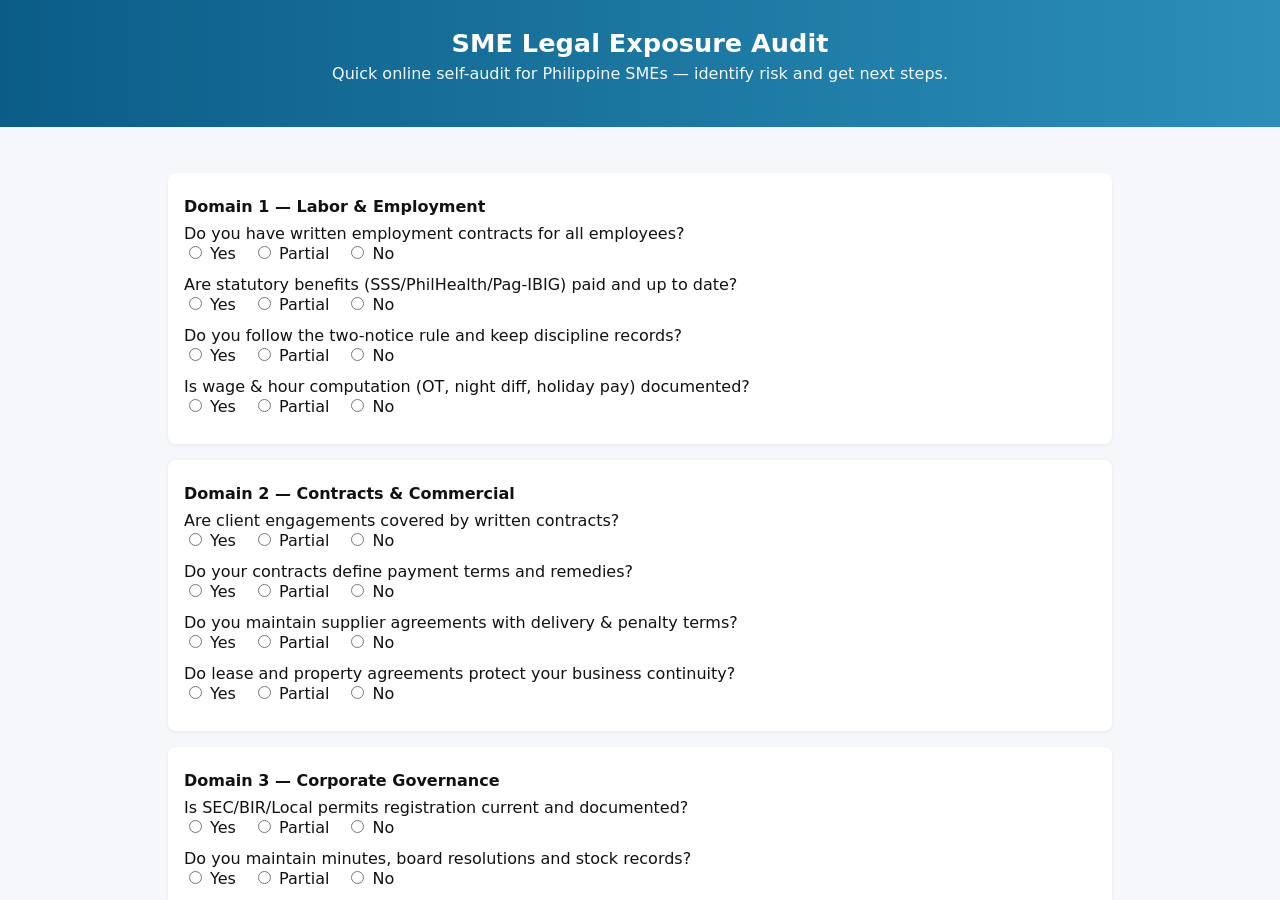
<file: index.html>
<!doctype html>
<html lang="en">
  <head>
    <meta charset="utf-8" />
    <meta name="viewport" content="width=device-width,initial-scale=1" />
    <title>SME Legal Exposure Audit — Home</title>
    <meta http-equiv="refresh" content="0;url=./sme-legal-audit-site/index.html" />
    <style>
      body{font-family:Arial,Helvetica,sans-serif;text-align:center;padding:60px}
      a{color:#0b5d88}
    </style>
  </head>
  <body>
    <h1>SME Legal Exposure Audit</h1>
    <p>If you are not redirected automatically, <a href="./sme-legal-audit-site/index.html">click here to open the audit</a>.</p>
  </body>
</html>
</file>
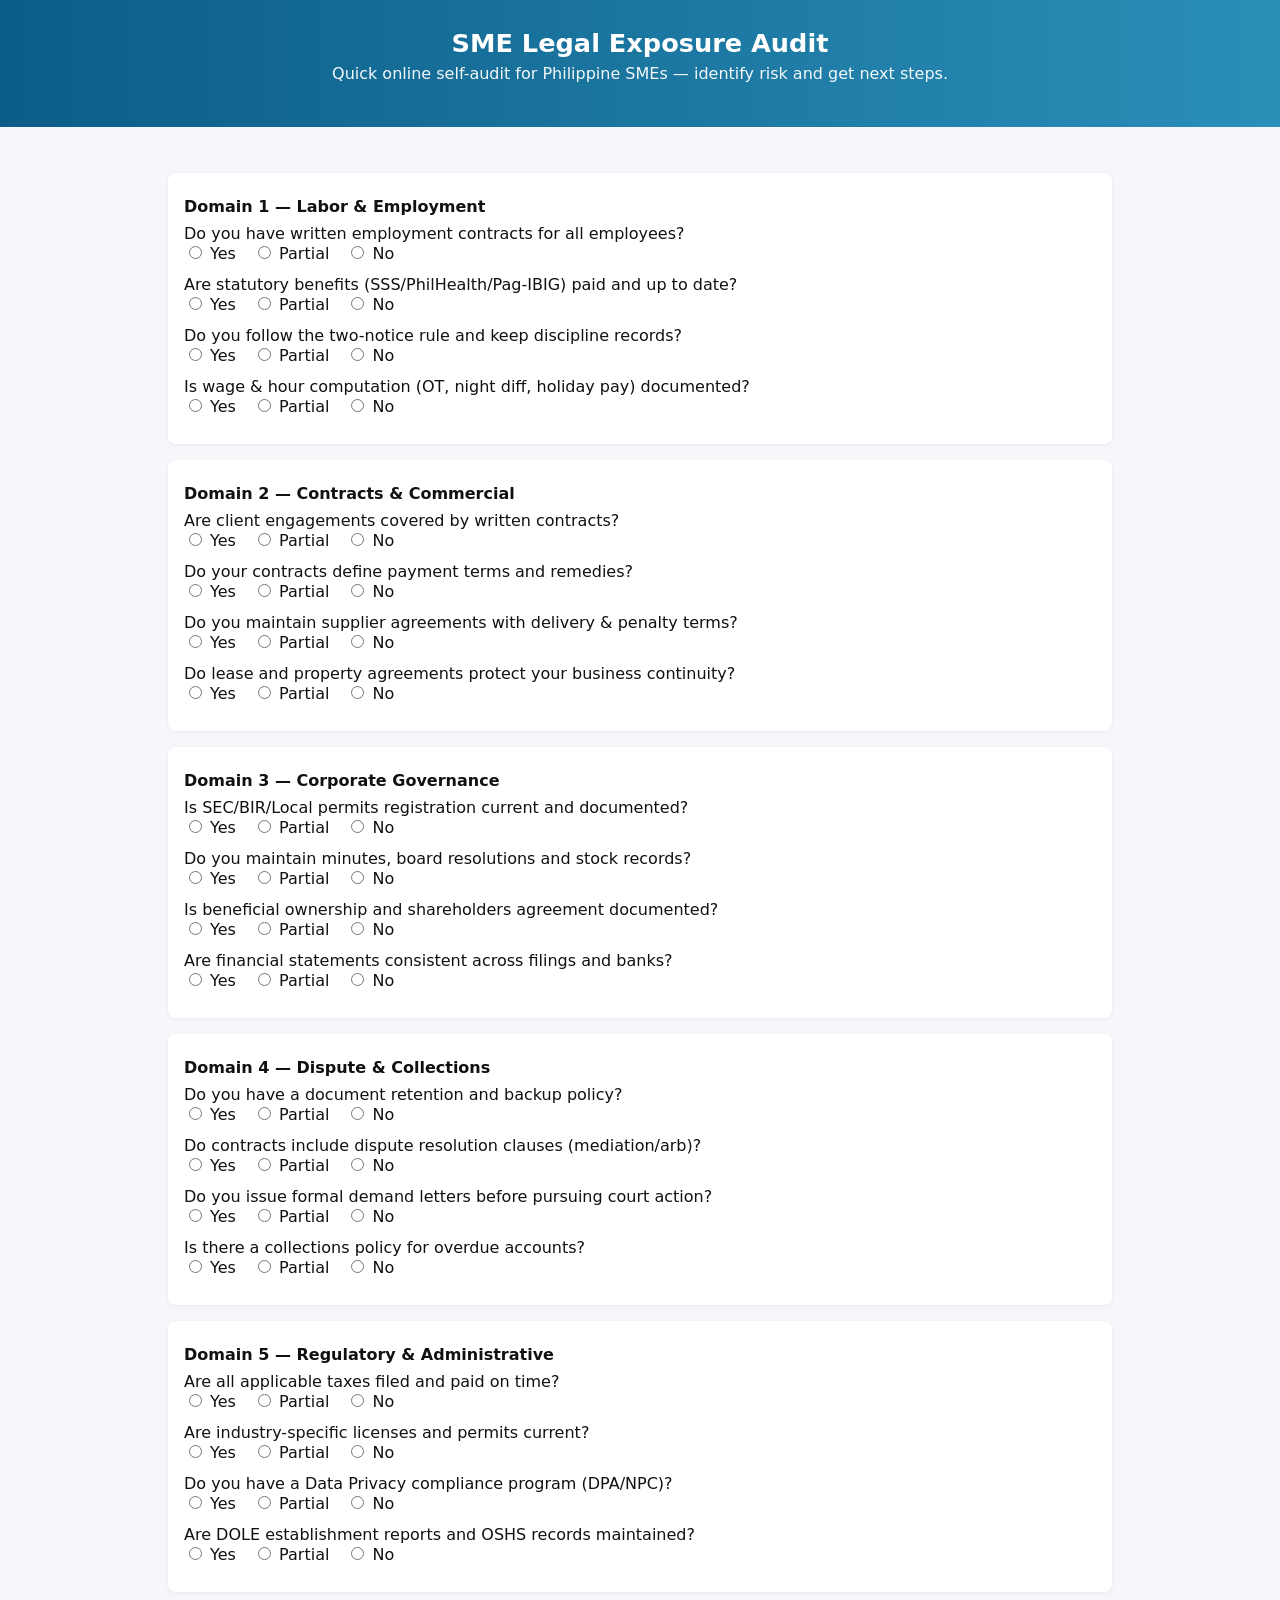
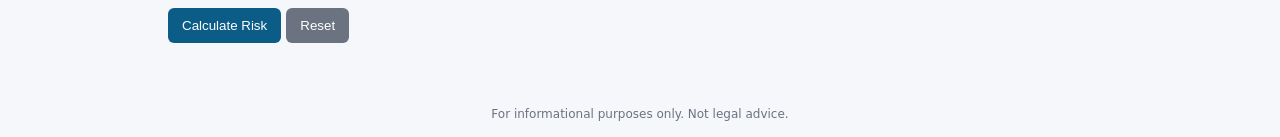
<file: sme-legal-audit-site/index.html>
<!doctype html>
<html lang="en">
<head>
  <meta charset="utf-8" />
  <meta name="viewport" content="width=device-width,initial-scale=1" />
  <title>SME Legal Exposure Audit — Online</title>
  <link rel="stylesheet" href="styles.css">
</head>
<body>
  <header class="site-header">
    <h1>SME Legal Exposure Audit</h1>
    <p class="subtitle">Quick online self-audit for Philippine SMEs — identify risk and get next steps.</p>
  </header>

  <main class="container">
    <form id="audit-form">
      <div id="questions"></div>

      <div class="actions">
        <button type="button" id="calculate">Calculate Risk</button>
        <button type="reset">Reset</button>
      </div>
    </form>

    <section id="results" class="hidden">
      <h2>Audit Results</h2>
      <div id="domain-results"></div>
      <div id="overall-result"></div>
      <div class="result-actions">
        <button id="print">Print / Save as PDF</button>
      </div>
    </section>
  </main>

  <footer class="site-footer">
    <small>For informational purposes only. Not legal advice.</small>
  </footer>

  <script src="app.js"></script>
</body>
</html>
</file>
<file: sme-legal-audit-site/styles.css>
:root{
  --accent:#0b5d88;
  --muted:#6b7280;
  --card:#ffffff;
  --bg:#f6f7fb;
}
*{box-sizing:border-box}
body{font-family:Inter, system-ui, Arial, sans-serif;margin:0;background:var(--bg);color:#111}
.site-header{background:linear-gradient(90deg,var(--accent),#2b8fb8);color:white;padding:28px 16px;text-align:center}
.site-header h1{margin:0;font-size:1.6rem}
.subtitle{opacity:.95;margin-top:6px}
.container{max-width:980px;margin:28px auto;padding:18px}
.card{background:var(--card);border-radius:8px;padding:16px;box-shadow:0 1px 4px rgba(15,23,42,0.06);margin-bottom:16px}
.question{margin-bottom:12px}
.domain-title{font-weight:700;margin:8px 0}
.options label{margin-right:12px}
.actions{margin-top:12px}
button{background:var(--accent);color:#fff;border:0;padding:10px 14px;border-radius:6px;cursor:pointer}
button[type=reset]{background:#6b7280}
.hidden{display:none}
#results{margin-top:16px}
.domain-result{border-left:6px solid var(--accent);padding:10px;margin-bottom:10px}
.low{border-color:#16a34a}
.moderate{border-color:#f59e0b}
.high{border-color:#dc2626}
.site-footer{padding:16px;text-align:center;color:var(--muted);font-size:0.9rem}
@media (max-width:600px){.container{padding:12px}}
</file>
